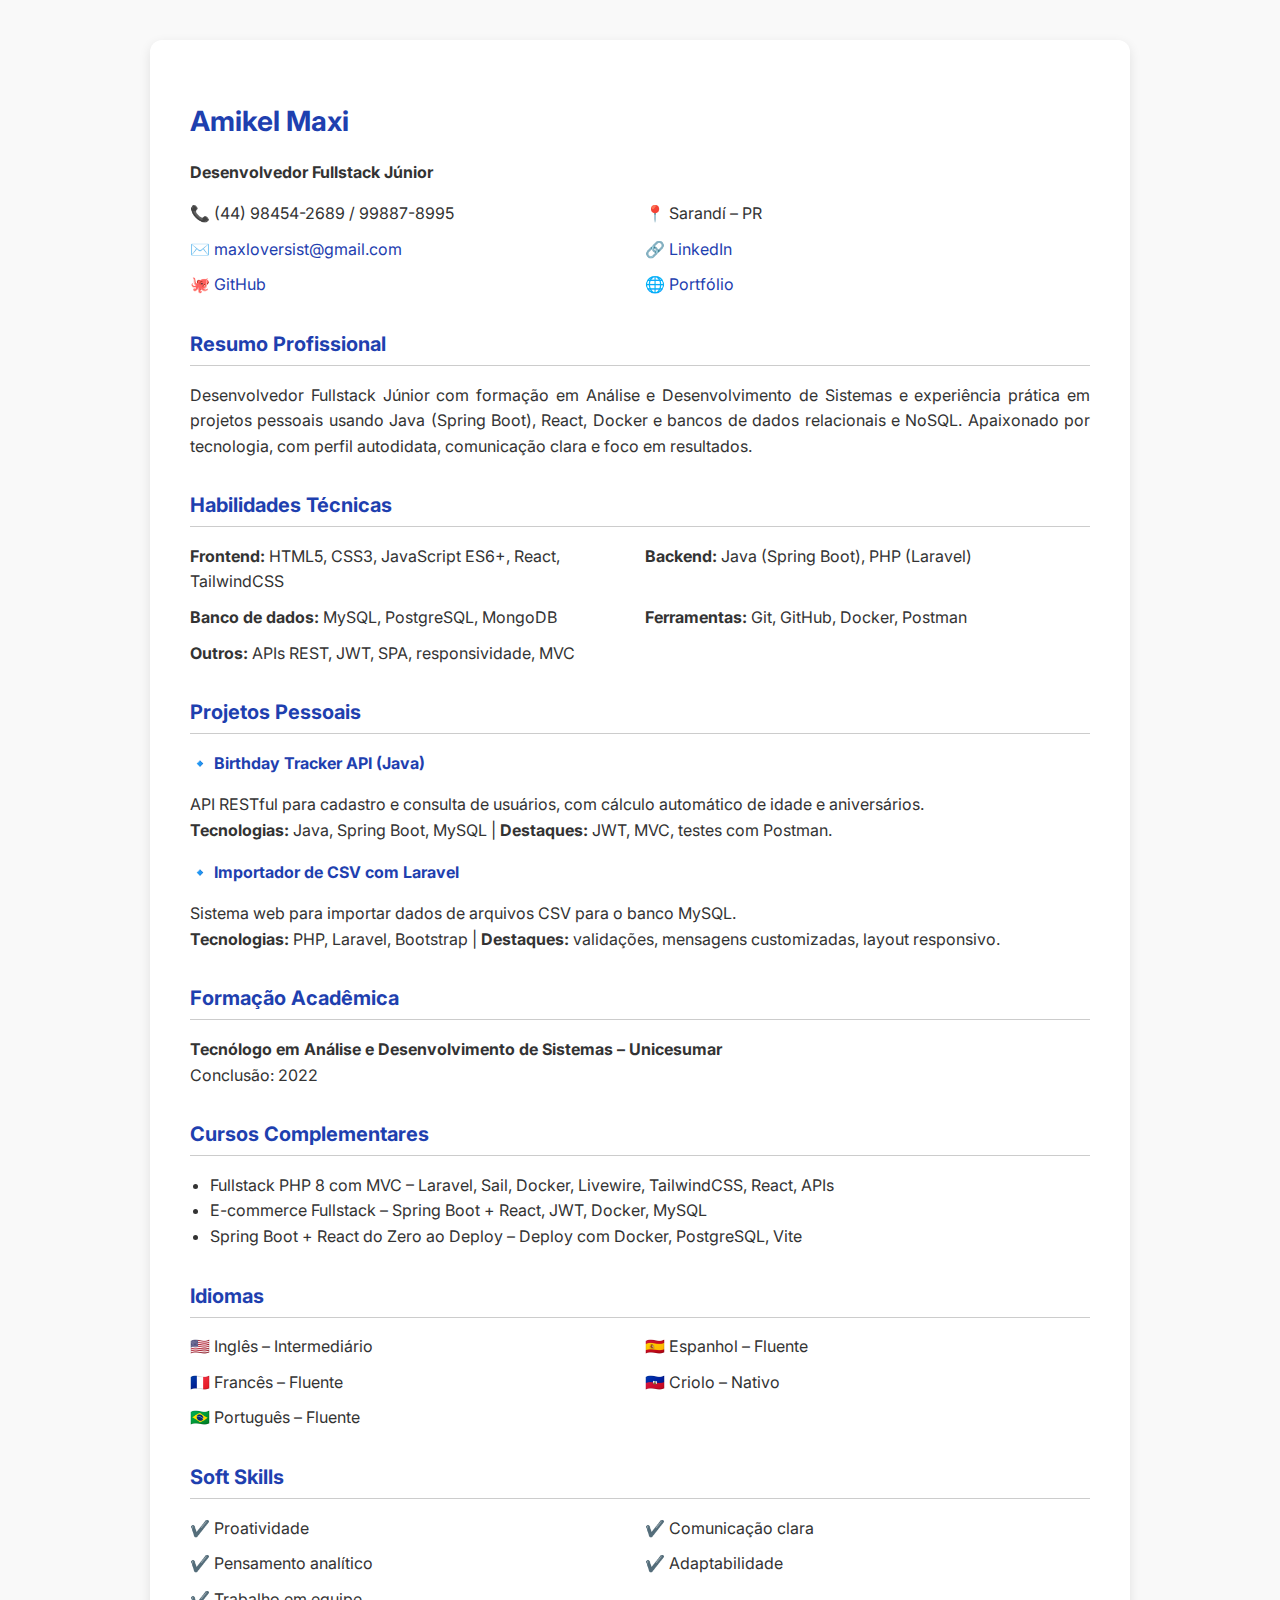
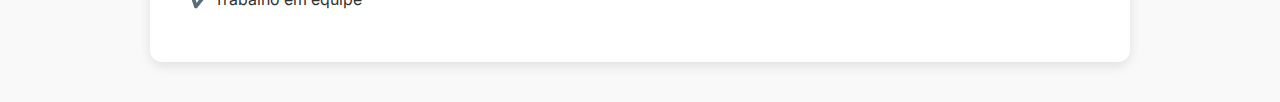
<file: index.html>
<!DOCTYPE html>
<html lang="pt-BR">
  <head>
    <meta charset="UTF-8" />
    <meta name="viewport" content="width=device-width, initial-scale=1.0" />
    <title>Currículo - Amikel Maxi</title>
    <link rel="stylesheet" href="styles.css" />
    <link
      href="https://fonts.googleapis.com/css2?family=Inter:wght@400;600&display=swap"
      rel="stylesheet"
    />
  </head>
  <body>
    <div class="container">
      <h1>Amikel Maxi</h1>
      <p><strong>Desenvolvedor Fullstack Júnior</strong></p>

      <div class="contact">
        <div>📞 (44) 98454-2689 / 99887-8995</div>
        <div>📍 Sarandí – PR</div>
        <div>
          ✉️ <a href="mailto:maxloversist@gmail.com">maxloversist@gmail.com</a>
        </div>
        <div>
          🔗
          <a
            href="https://www.linkedin.com/in/amikel-maxi-21009a18b"
            target="_blank"
            >LinkedIn</a
          >
        </div>
        <div>
          🐙
          <a href="https://github.com/maxiamikel19" target="_blank">GitHub</a>
        </div>
        <div>
          🌐
          <a href="https://amikelporfolio.netlify.app" target="_blank"
            >Portfólio</a
          >
        </div>
      </div>

      <h2>Resumo Profissional</h2>
      <p>
        Desenvolvedor Fullstack Júnior com formação em Análise e Desenvolvimento
        de Sistemas e experiência prática em projetos pessoais usando Java
        (Spring Boot), React, Docker e bancos de dados relacionais e NoSQL.
        Apaixonado por tecnologia, com perfil autodidata, comunicação clara e
        foco em resultados.
      </p>

      <h2>Habilidades Técnicas</h2>
      <div class="skills">
        <div>
          <strong>Frontend:</strong> HTML5, CSS3, JavaScript ES6+, React,
          TailwindCSS
        </div>
        <div><strong>Backend:</strong> Java (Spring Boot), PHP (Laravel)</div>
        <div><strong>Banco de dados:</strong> MySQL, PostgreSQL, MongoDB</div>
        <div><strong>Ferramentas:</strong> Git, GitHub, Docker, Postman</div>
        <div>
          <strong>Outros:</strong> APIs REST, JWT, SPA, responsividade, MVC
        </div>
      </div>

      <h2>Projetos Pessoais</h2>
      <div class="project">
        <a
          href="https://github.com/maxiamikel19/birthday-tracker-api"
          target="_blank"
          >🔹 Birthday Tracker API (Java)</a
        >
        <p>
          API RESTful para cadastro e consulta de usuários, com cálculo
          automático de idade e aniversários.<br />
          <strong>Tecnologias:</strong> Java, Spring Boot, MySQL |
          <strong>Destaques:</strong> JWT, MVC, testes com Postman.
        </p>
      </div>
      <div class="project">
        <a
          href="https://github.com/maxiamikel19/importar-csv-laravel"
          target="_blank"
          >🔹 Importador de CSV com Laravel</a
        >
        <p>
          Sistema web para importar dados de arquivos CSV para o banco MySQL.<br />
          <strong>Tecnologias:</strong> PHP, Laravel, Bootstrap |
          <strong>Destaques:</strong> validações, mensagens customizadas, layout
          responsivo.
        </p>
      </div>

      <h2>Formação Acadêmica</h2>
      <p>
        <strong
          >Tecnólogo em Análise e Desenvolvimento de Sistemas –
          Unicesumar</strong
        ><br />
        Conclusão: 2022
      </p>

      <h2>Cursos Complementares</h2>
      <ul>
        <li>
          Fullstack PHP 8 com MVC – Laravel, Sail, Docker, Livewire,
          TailwindCSS, React, APIs
        </li>
        <li>E-commerce Fullstack – Spring Boot + React, JWT, Docker, MySQL</li>
        <li>
          Spring Boot + React do Zero ao Deploy – Deploy com Docker, PostgreSQL,
          Vite
        </li>
      </ul>

      <h2>Idiomas</h2>
      <div class="languages">
        <div>🇺🇸 Inglês – Intermediário</div>
        <div>🇪🇸 Espanhol – Fluente</div>
        <div>🇫🇷 Francês – Fluente</div>
        <div>🇭🇹 Criolo – Nativo</div>
        <div>🇧🇷 Português – Fluente</div>
      </div>

      <h2>Soft Skills</h2>
      <div class="softskills">
        <div>✔️ Proatividade</div>
        <div>✔️ Comunicação clara</div>
        <div>✔️ Pensamento analítico</div>
        <div>✔️ Adaptabilidade</div>
        <div>✔️ Trabalho em equipe</div>
      </div>
    </div>
  </body>
</html>
</file>
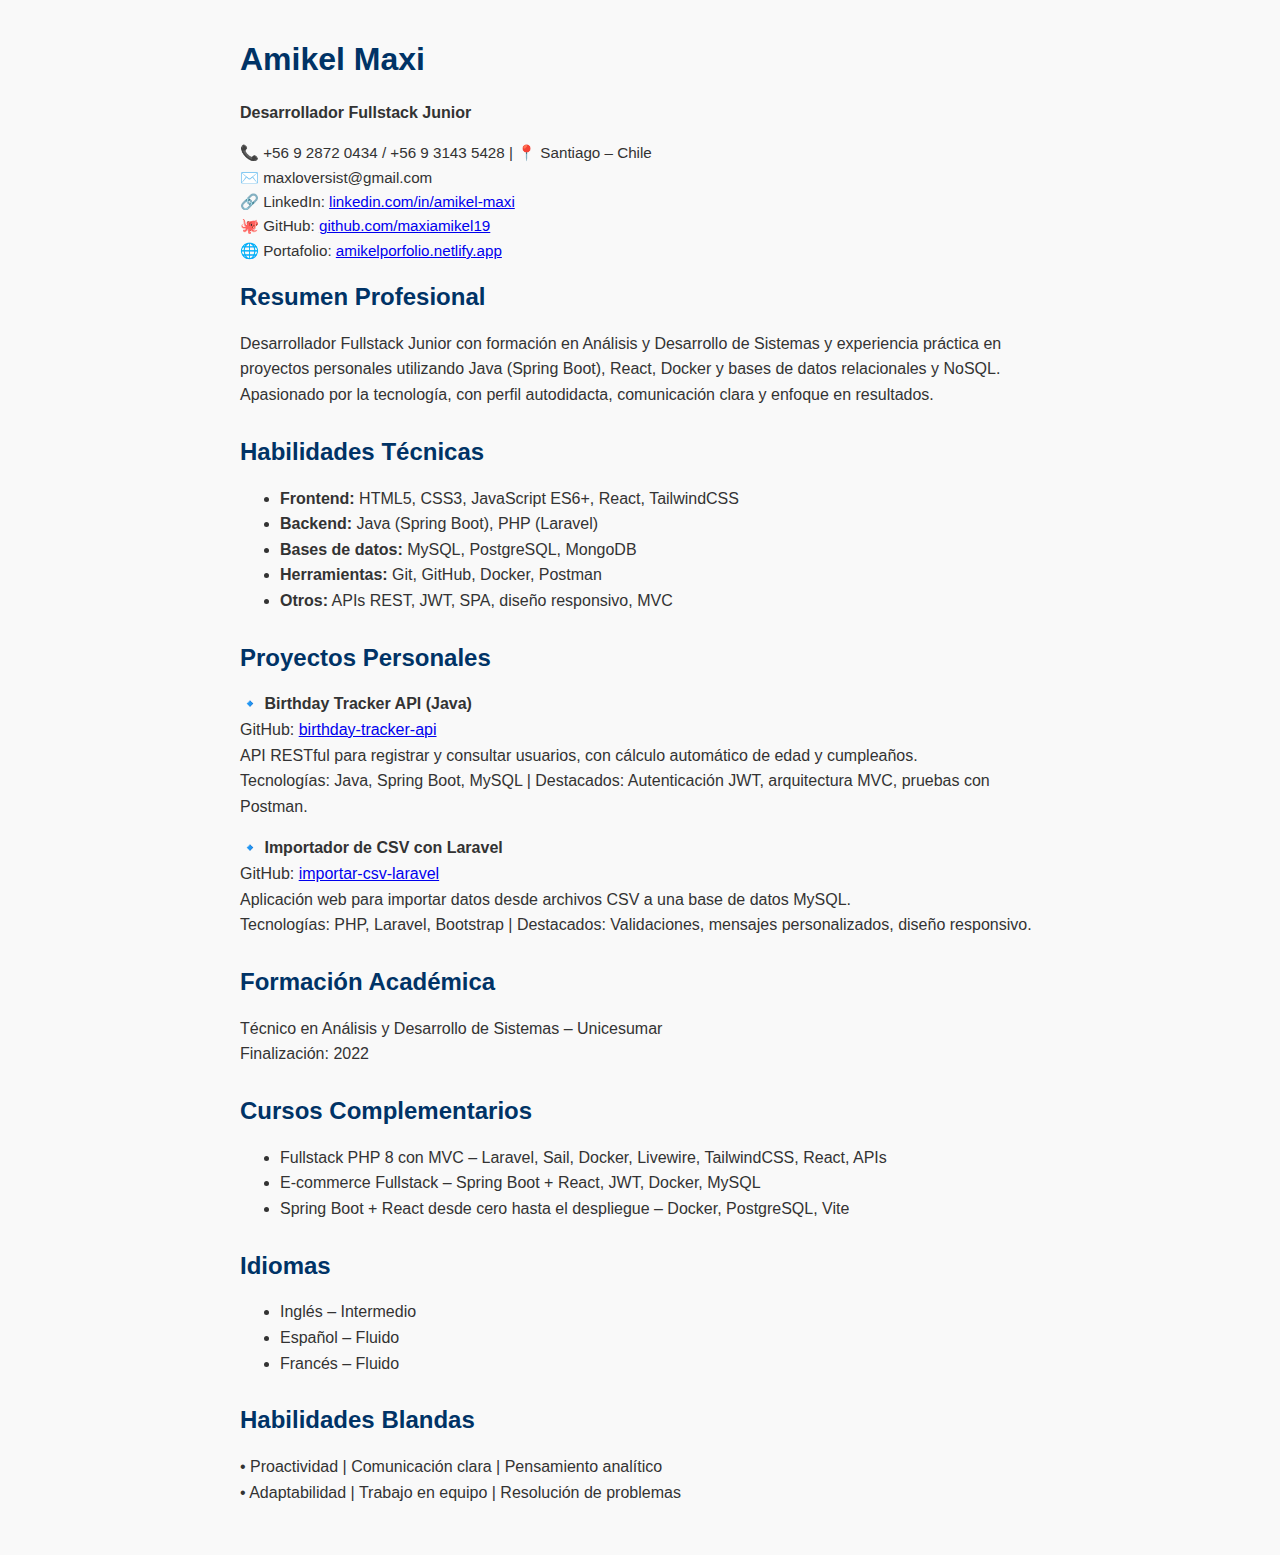
<file: esp/index.html>
<!DOCTYPE html>
<html lang="es">
<head>
    <meta charset="UTF-8">
    <meta name="viewport" content="width=device-width, initial-scale=1.0">
    <title>CV Amikel Maxi</title>
    <style>
        body {
            font-family: Arial, sans-serif;
            margin: 0 auto;
            max-width: 800px;
            padding: 20px;
            background-color: #f9f9f9;
            color: #333;
        }
        h1, h2 {
            color: #003366;
        }
        p, li {
            line-height: 1.6;
        }
        .section {
            margin-bottom: 30px;
        }
        .contact {
            font-size: 0.95rem;
        }
    </style>
</head>
<body>
    <h1>Amikel Maxi</h1>
    <p><strong>Desarrollador Fullstack Junior</strong></p>
    <p class="contact">📞 +56 9 2872 0434 / +56 9 3143 5428 | 📍 Santiago – Chile<br>
    ✉️ maxloversist@gmail.com<br>
    🔗 LinkedIn: <a href="https://www.linkedin.com/in/amikel-maxi">linkedin.com/in/amikel-maxi</a><br>
    🐙 GitHub: <a href="https://github.com/maxiamikel19">github.com/maxiamikel19</a><br>
    🌐 Portafolio: <a href="https://amikelporfolio.netlify.app">amikelporfolio.netlify.app</a></p>

    <div class="section">
        <h2>Resumen Profesional</h2>
        <p>Desarrollador Fullstack Junior con formación en Análisis y Desarrollo de Sistemas y experiencia práctica en proyectos personales utilizando Java (Spring Boot), React, Docker y bases de datos relacionales y NoSQL. Apasionado por la tecnología, con perfil autodidacta, comunicación clara y enfoque en resultados.</p>
    </div>

    <div class="section">
        <h2>Habilidades Técnicas</h2>
        <ul>
            <li><strong>Frontend:</strong> HTML5, CSS3, JavaScript ES6+, React, TailwindCSS</li>
            <li><strong>Backend:</strong> Java (Spring Boot), PHP (Laravel)</li>
            <li><strong>Bases de datos:</strong> MySQL, PostgreSQL, MongoDB</li>
            <li><strong>Herramientas:</strong> Git, GitHub, Docker, Postman</li>
            <li><strong>Otros:</strong> APIs REST, JWT, SPA, diseño responsivo, MVC</li>
        </ul>
    </div>

    <div class="section">
        <h2>Proyectos Personales</h2>
        <p><strong>🔹 Birthday Tracker API (Java)</strong><br>
        GitHub: <a href="https://github.com/maxiamikel19/birthday-tracker-api">birthday-tracker-api</a><br>
        API RESTful para registrar y consultar usuarios, con cálculo automático de edad y cumpleaños.<br>
        Tecnologías: Java, Spring Boot, MySQL | Destacados: Autenticación JWT, arquitectura MVC, pruebas con Postman.</p>

        <p><strong>🔹 Importador de CSV con Laravel</strong><br>
        GitHub: <a href="https://github.com/maxiamikel19/importar-csv-laravel">importar-csv-laravel</a><br>
        Aplicación web para importar datos desde archivos CSV a una base de datos MySQL.<br>
        Tecnologías: PHP, Laravel, Bootstrap | Destacados: Validaciones, mensajes personalizados, diseño responsivo.</p>
    </div>

    <div class="section">
        <h2>Formación Académica</h2>
        <p>Técnico en Análisis y Desarrollo de Sistemas – Unicesumar<br>
        Finalización: 2022</p>
    </div>

    <div class="section">
        <h2>Cursos Complementarios</h2>
        <ul>
            <li>Fullstack PHP 8 con MVC – Laravel, Sail, Docker, Livewire, TailwindCSS, React, APIs</li>
            <li>E-commerce Fullstack – Spring Boot + React, JWT, Docker, MySQL</li>
            <li>Spring Boot + React desde cero hasta el despliegue – Docker, PostgreSQL, Vite</li>
        </ul>
    </div>

    <div class="section">
        <h2>Idiomas</h2>
        <ul>
            <li>Inglés – Intermedio</li>
            <li>Español – Fluido</li>
            <li>Francés – Fluido</li>
        </ul>
    </div>

    <div class="section">
        <h2>Habilidades Blandas</h2>
        <p>• Proactividad | Comunicación clara | Pensamiento analítico<br>
        • Adaptabilidad | Trabajo en equipo | Resolución de problemas</p>
    </div>
</body>
</html>
</file>
<file: styles.css>
body {
  font-family: "Inter", sans-serif;
  background: #f9f9f9;
  color: #333;
  margin: 0;
  padding: 0;
  line-height: 1.6;
}
.container {
  max-width: 900px;
  margin: 40px auto;
  background: #fff;
  padding: 40px;
  box-shadow: 0 4px 12px rgba(0, 0, 0, 0.1);
  border-radius: 12px;
}
h1,
h2,
h3 {
  color: #1e40af;
}
h1 {
  font-size: 28px;
  margin-bottom: 10px;
}
h2 {
  font-size: 20px;
  border-bottom: 1px solid #ccc;
  padding-bottom: 5px;
  margin-top: 30px;
}
ul {
  padding-left: 20px;
}
p {
  text-align: justify;
}
.contact,
.skills,
.languages,
.softskills {
  display: flex;
  flex-wrap: wrap;
  gap: 10px;
  margin-bottom: 10px;
}
.contact div,
.skills div,
.languages div,
.softskills div {
  flex: 1 1 45%;
}
a {
  color: #1e40af;
  text-decoration: none;
}
a:hover {
  text-decoration: underline;
}
.project {
  margin-bottom: 15px;
}
.project a {
  font-weight: bold;
}
</file>
